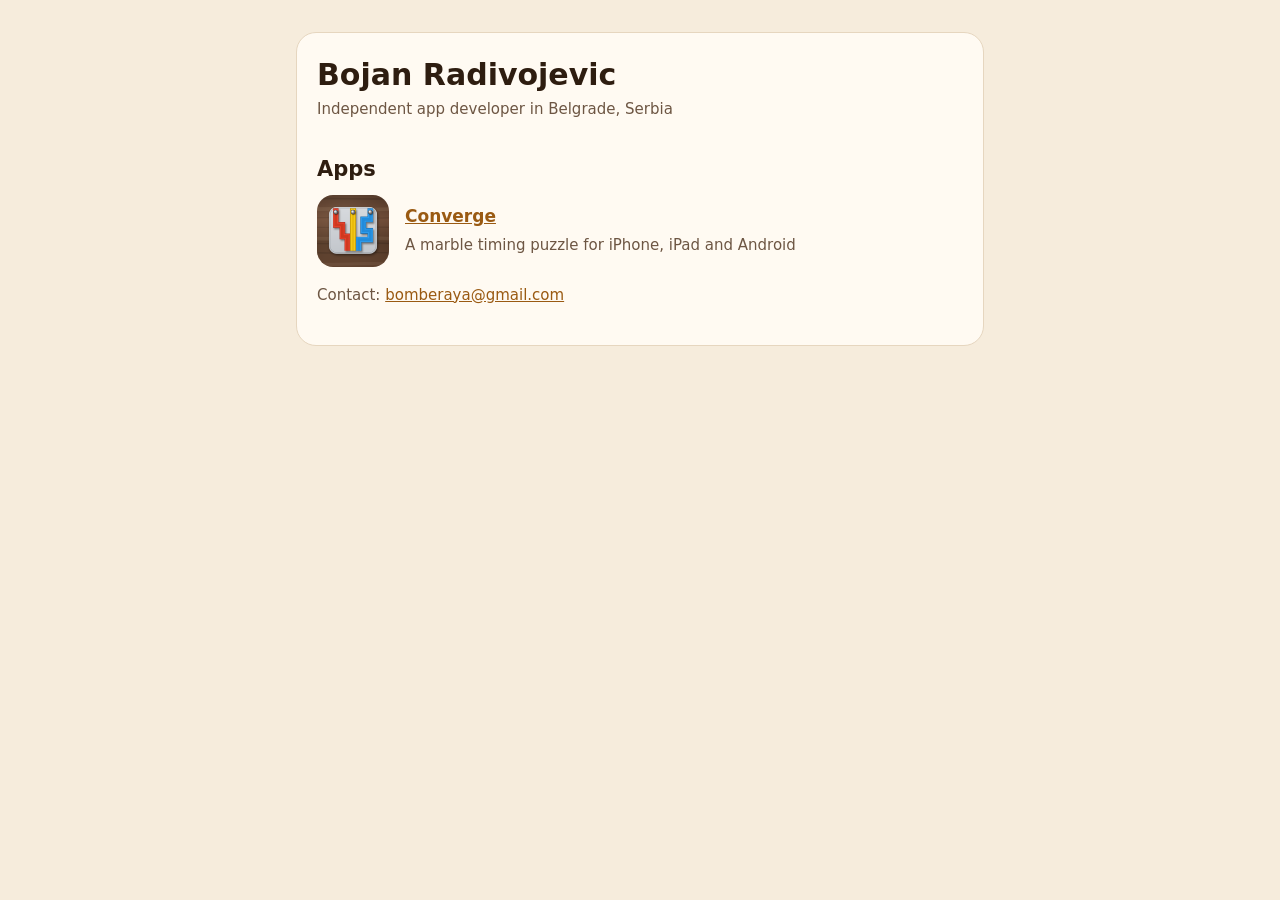
<file: index.html>
<!doctype html>
<html lang="en">
<head>
<meta charset="utf-8">
<meta name="viewport" content="width=device-width, initial-scale=1">
<title>Bojan Radivojevic</title>
<meta name="description" content="Apps by Bojan Radivojevic.">
<link rel="stylesheet" href="site.css">
</head>
<body>
<main>
<div class="card">
<h1>Bojan Radivojevic</h1>
<p class="muted">Independent app developer in Belgrade, Serbia</p>
<h2>Apps</h2>
<div class="app">
<img src="converge/icon.png" alt="">
<div><a href="converge/"><strong>Converge</strong></a><br><span class="muted">A marble timing puzzle for iPhone, iPad and Android</span></div>
</div>
<p class="muted">Contact: <a href="mailto:bomberaya@gmail.com">bomberaya@gmail.com</a></p>
</div>
</main>
</body>
</html>
</file>
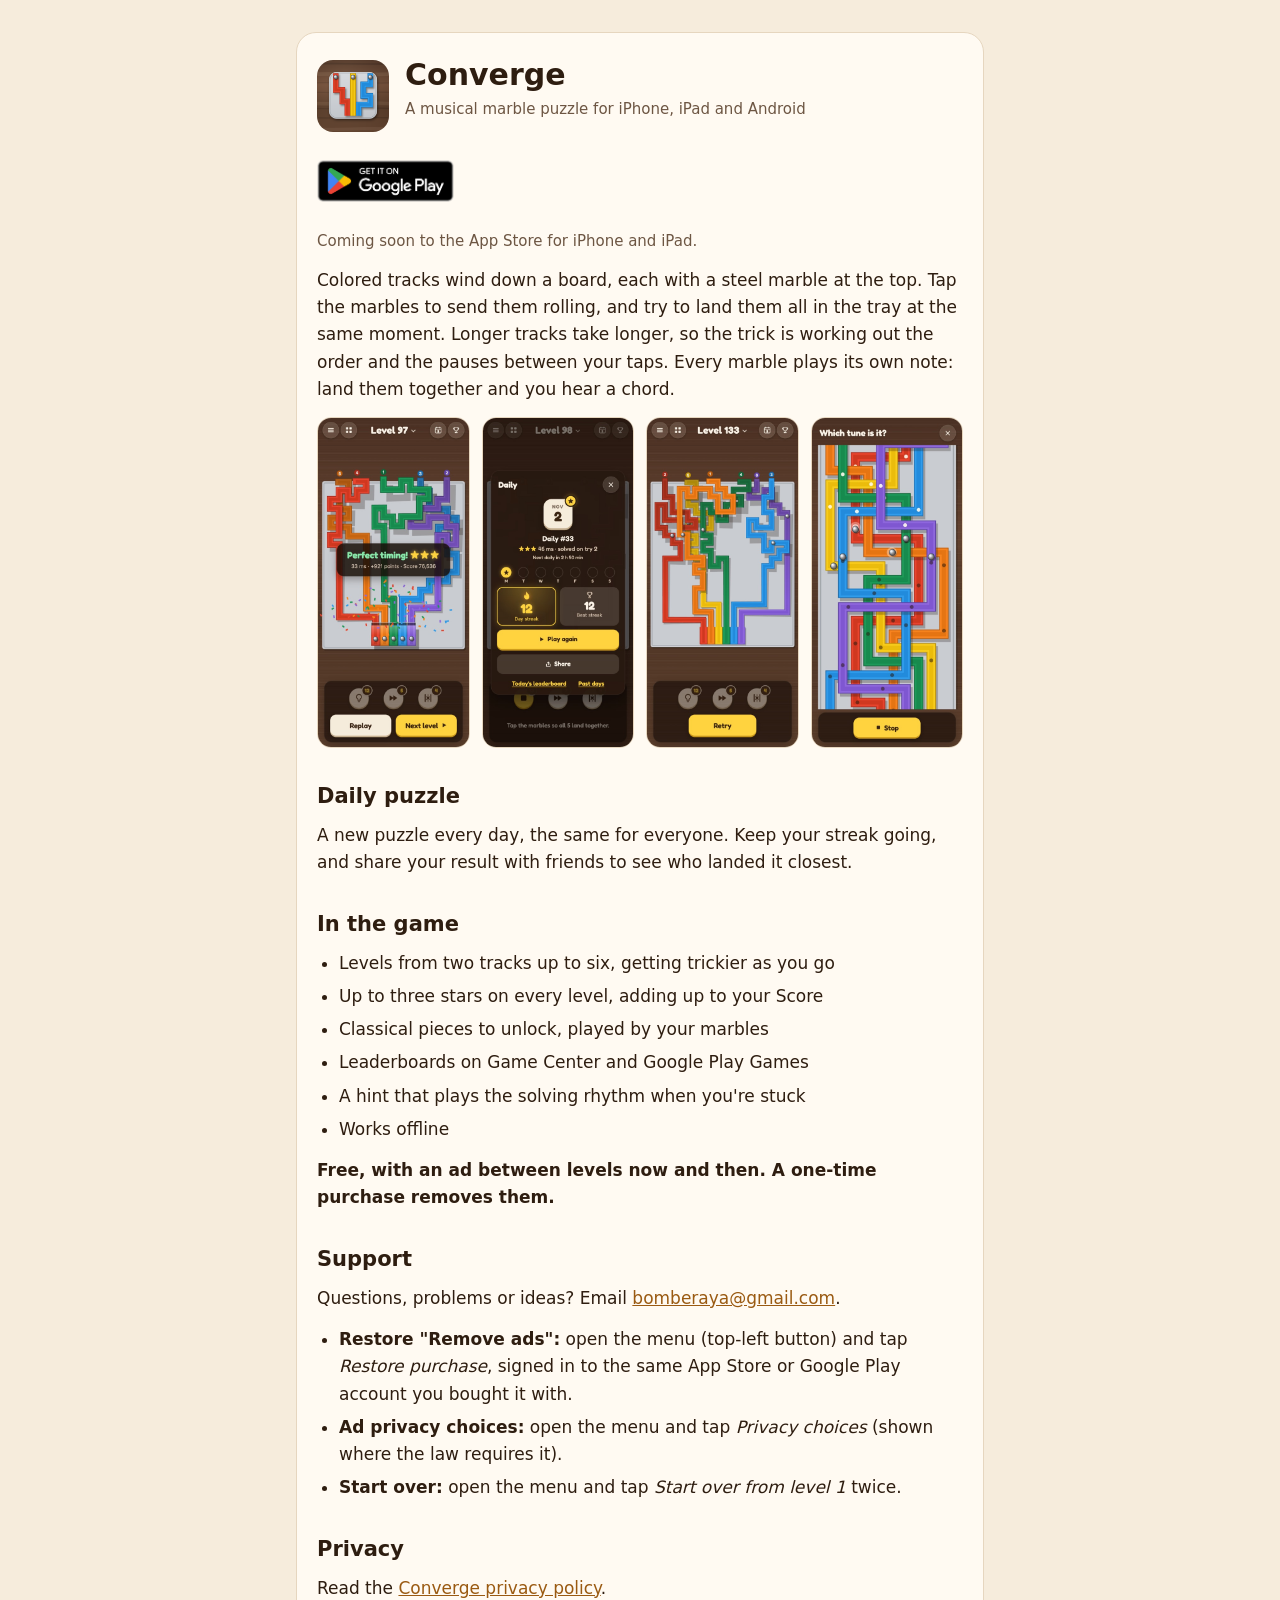
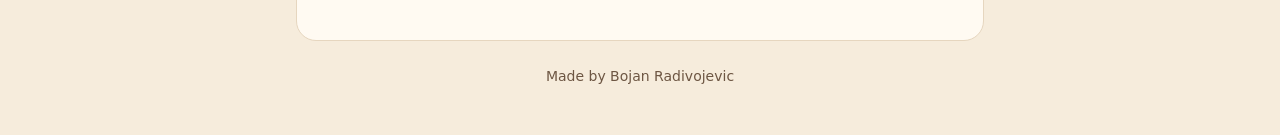
<file: converge/index.html>
<!doctype html>
<html lang="en">
<head>
<meta charset="utf-8">
<meta name="viewport" content="width=device-width, initial-scale=1">
<title>Converge</title>
<meta name="description" content="Converge: a marble timing puzzle with a daily puzzle. Tap the marbles so they all land together.">
<meta property="og:type" content="website">
<meta property="og:url" content="https://bomberaya.github.io/converge/">
<meta property="og:title" content="Converge: Marble Puzzle">
<meta property="og:description" content="A musical timing puzzle: tap the marbles so they all land together.">
<meta property="og:image" content="https://bomberaya.github.io/converge/share.jpg">
<meta property="og:image:width" content="1024">
<meta property="og:image:height" content="500">
<meta name="twitter:card" content="summary_large_image">
<link rel="icon" href="icon.png">
<link rel="apple-touch-icon" href="icon.png">
<link rel="stylesheet" href="../site.css">
<style>
  /* Screenshots: a row that scrolls sideways on phones, all four side by side on wider screens. */
  .shots {
    display: flex; gap: 12px; margin: 4px -20px 22px; padding: 0 20px 6px;
    overflow-x: auto; scroll-snap-type: x mandatory; scrollbar-width: none;
  }
  .shots::-webkit-scrollbar { display: none; }
  .shots img {
    flex: none; width: 44%; height: auto; aspect-ratio: 480 / 1043; scroll-snap-align: start;
    border-radius: 14px; border: 1px solid var(--line); background: #4b3123;
  }
  @media (min-width: 640px) {
    .shots { overflow: visible; margin: 4px 0 22px; padding: 0; }
    .shots img { flex: 1 1 0; width: auto; min-width: 0; }
  }
  .price { font-weight: 600; }
</style>
</head>
<body>
<main>
<div class="card">
<div class="app">
<img src="icon.png" alt="">
<div>
<h1>Converge</h1>
<p class="muted">A musical marble puzzle for iPhone, iPad and Android</p>
</div>
</div>

<p class="stores">
<a href="https://play.google.com/store/apps/details?id=com.bomberaya.converge"><img class="badge-play" src="google-play-badge.png" alt="Get it on Google Play"></a>
</p>
<p class="muted">Coming soon to the App Store for iPhone and iPad.</p>

<p>Colored tracks wind down a board, each with a steel marble at the top. Tap the marbles to send them rolling, and try to land them all in the tray at the same moment. Longer tracks take longer, so the trick is working out the order and the pauses between your taps. Every marble plays its own note: land them together and you hear a chord.</p>

<div class="shots">
<img src="shots/4-win.jpg" alt="A perfect landing on five tracks, with three stars" width="480" height="1043">
<img src="shots/8-daily.jpg" alt="The Daily card with today's result and the streak" width="480" height="1043" loading="lazy">
<img src="shots/5-six-tracks.jpg" alt="Marbles rolling down six winding tracks" width="480" height="1043" loading="lazy">
<img src="shots/7-song.jpg" alt="A song level: which tune is it?" width="480" height="1043" loading="lazy">
</div>

<h2>Daily puzzle</h2>
<p>A new puzzle every day, the same for everyone. Keep your streak going, and share your result with friends to see who landed it closest.</p>

<h2>In the game</h2>
<ul>
<li>Levels from two tracks up to six, getting trickier as you go</li>
<li>Up to three stars on every level, adding up to your Score</li>
<li>Classical pieces to unlock, played by your marbles</li>
<li>Leaderboards on Game Center and Google Play Games</li>
<li>A hint that plays the solving rhythm when you're stuck</li>
<li>Works offline</li>
</ul>
<p class="price">Free, with an ad between levels now and then. A one-time purchase removes them.</p>

<h2>Support</h2>
<p>Questions, problems or ideas? Email <a href="mailto:bomberaya@gmail.com">bomberaya@gmail.com</a>.</p>
<ul>
<li><strong>Restore "Remove ads":</strong> open the menu (top-left button) and tap <em>Restore purchase</em>, signed in to the same App Store or Google Play account you bought it with.</li>
<li><strong>Ad privacy choices:</strong> open the menu and tap <em>Privacy choices</em> (shown where the law requires it).</li>
<li><strong>Start over:</strong> open the menu and tap <em>Start over from level 1</em> twice.</li>
</ul>

<h2>Privacy</h2>
<p>Read the <a href="privacy/">Converge privacy policy</a>.</p>
</div>
<footer>Made by Bojan Radivojevic</footer>
</main>
</body>
</html>
</file>
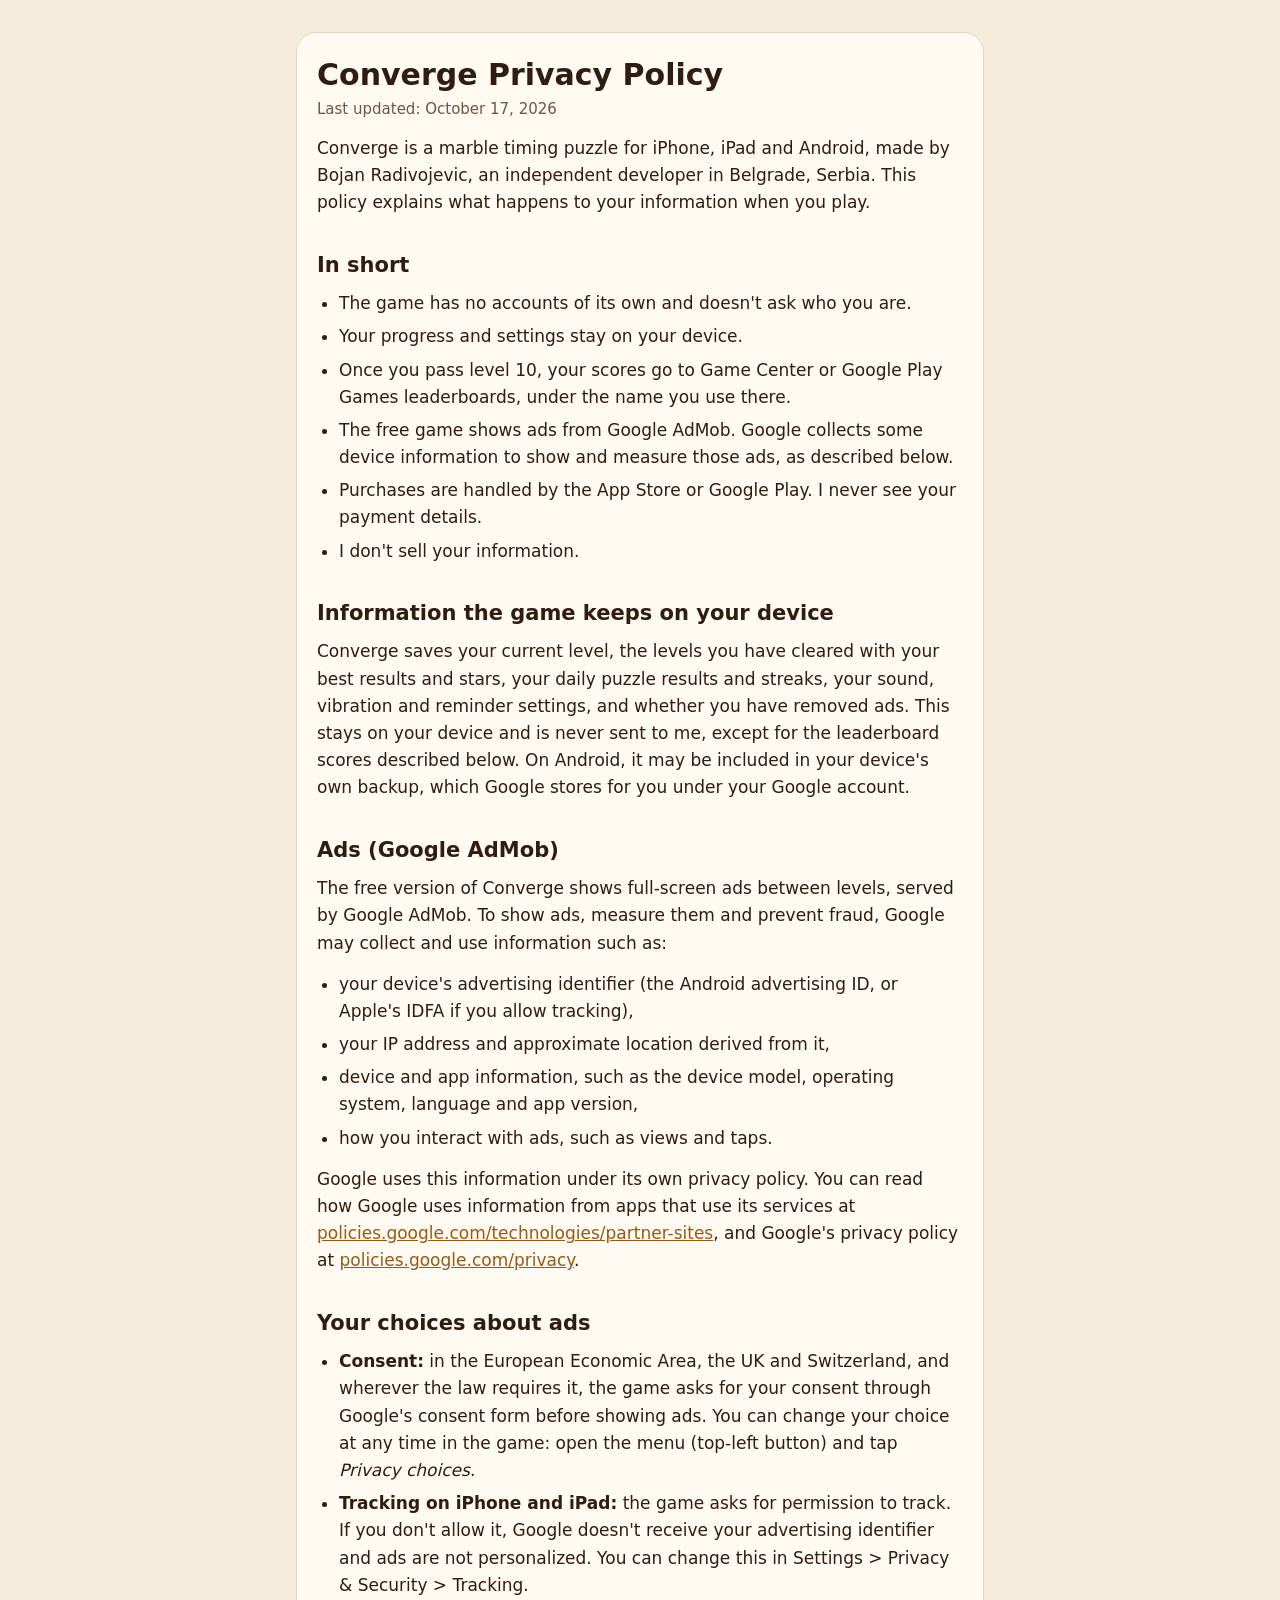
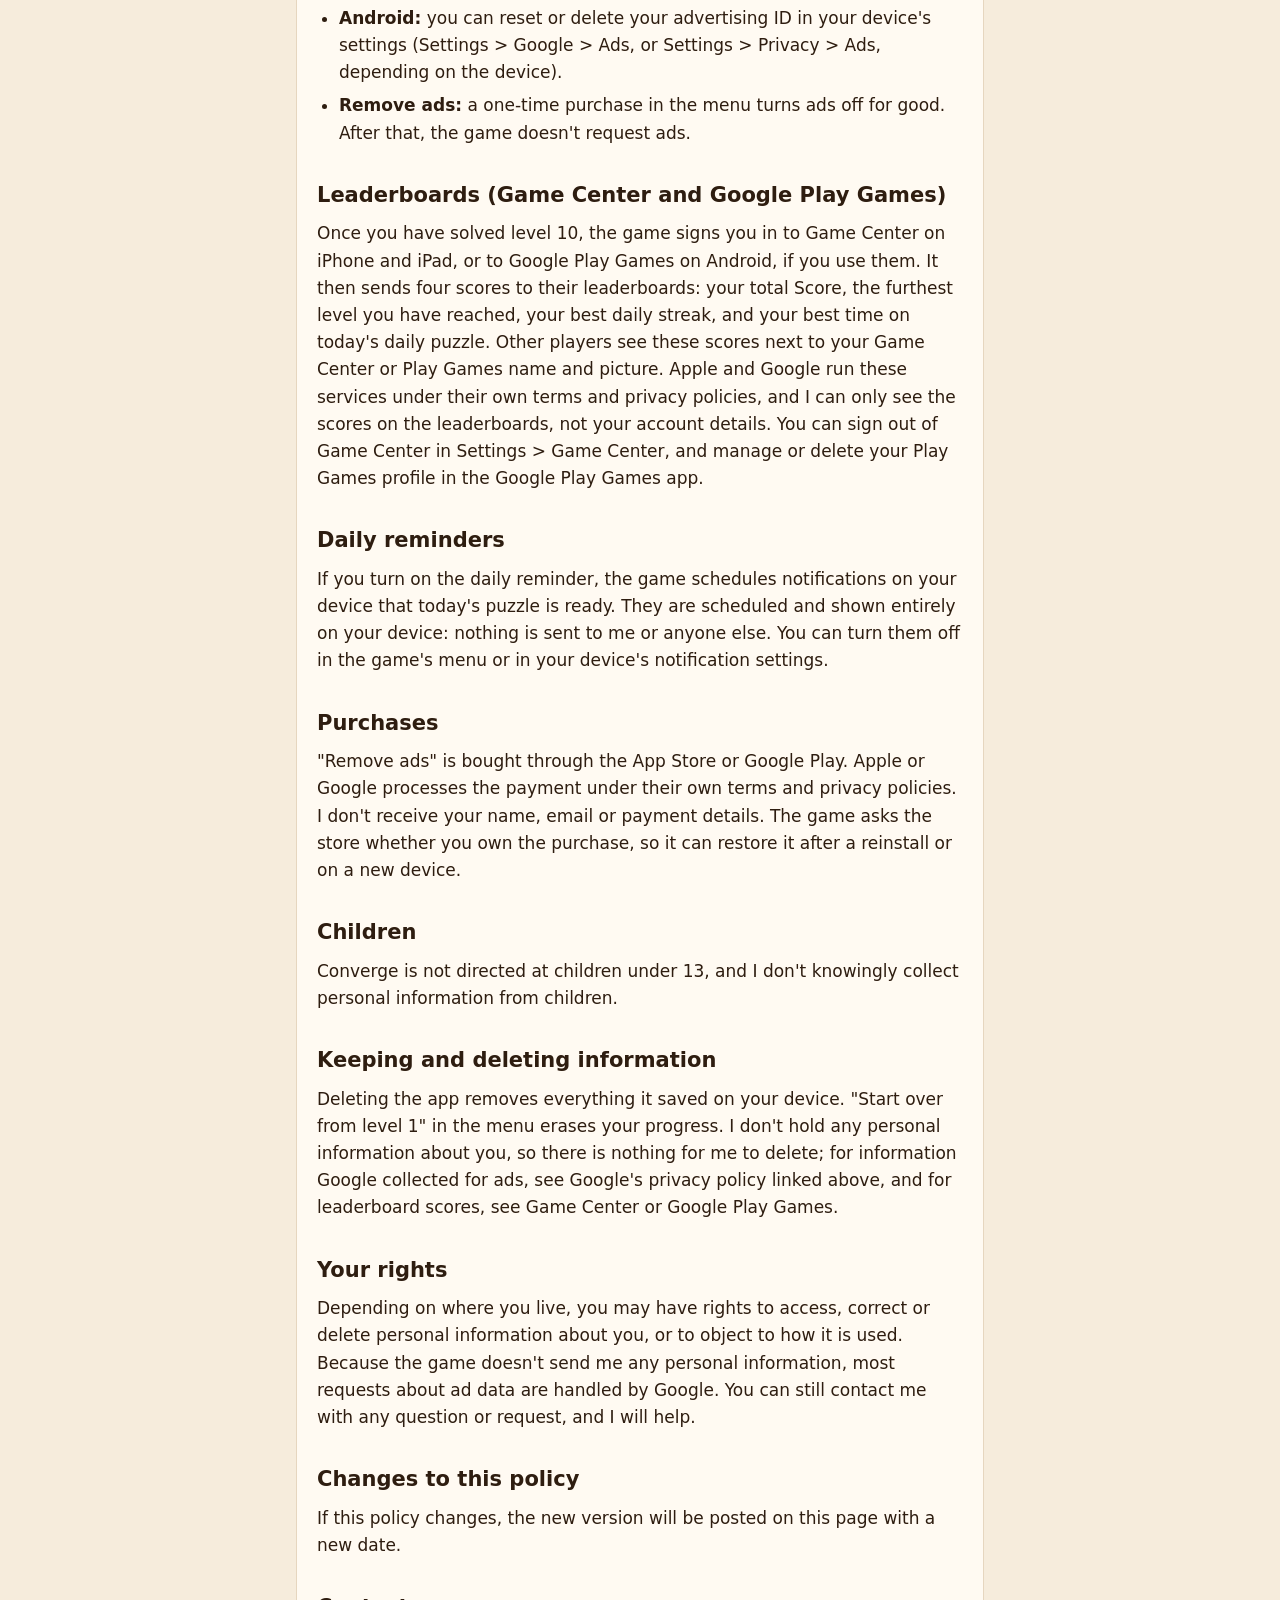
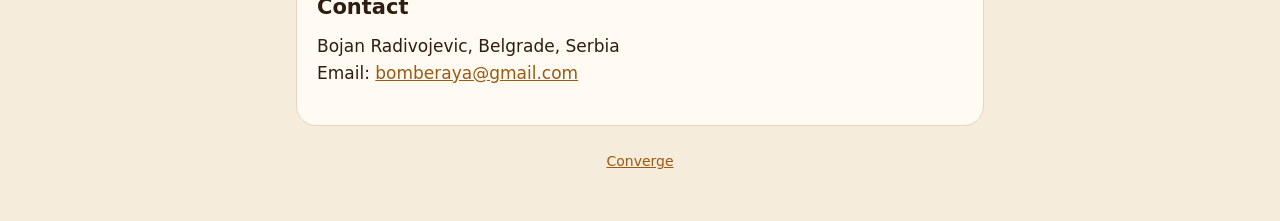
<file: converge/privacy/index.html>
<!doctype html>
<html lang="en">
<head>
<meta charset="utf-8">
<meta name="viewport" content="width=device-width, initial-scale=1">
<title>Converge Privacy Policy</title>
<meta name="description" content="Privacy policy for Converge, a marble timing puzzle for iOS and Android.">
<link rel="stylesheet" href="../../site.css">
</head>
<body>
<main>
<div class="card">
<h1>Converge Privacy Policy</h1>
<p class="muted">Last updated: October 17, 2026</p>

<p>Converge is a marble timing puzzle for iPhone, iPad and Android, made by Bojan Radivojevic, an independent developer in Belgrade, Serbia. This policy explains what happens to your information when you play.</p>

<h2>In short</h2>
<ul>
<li>The game has no accounts of its own and doesn't ask who you are.</li>
<li>Your progress and settings stay on your device.</li>
<li>Once you pass level 10, your scores go to Game Center or Google Play Games leaderboards, under the name you use there.</li>
<li>The free game shows ads from Google AdMob. Google collects some device information to show and measure those ads, as described below.</li>
<li>Purchases are handled by the App Store or Google Play. I never see your payment details.</li>
<li>I don't sell your information.</li>
</ul>

<h2>Information the game keeps on your device</h2>
<p>Converge saves your current level, the levels you have cleared with your best results and stars, your daily puzzle results and streaks, your sound, vibration and reminder settings, and whether you have removed ads. This stays on your device and is never sent to me, except for the leaderboard scores described below. On Android, it may be included in your device's own backup, which Google stores for you under your Google account.</p>

<h2>Ads (Google AdMob)</h2>
<p>The free version of Converge shows full-screen ads between levels, served by Google AdMob. To show ads, measure them and prevent fraud, Google may collect and use information such as:</p>
<ul>
<li>your device's advertising identifier (the Android advertising ID, or Apple's IDFA if you allow tracking),</li>
<li>your IP address and approximate location derived from it,</li>
<li>device and app information, such as the device model, operating system, language and app version,</li>
<li>how you interact with ads, such as views and taps.</li>
</ul>
<p>Google uses this information under its own privacy policy. You can read how Google uses information from apps that use its services at <a href="https://policies.google.com/technologies/partner-sites">policies.google.com/technologies/partner-sites</a>, and Google's privacy policy at <a href="https://policies.google.com/privacy">policies.google.com/privacy</a>.</p>

<h2>Your choices about ads</h2>
<ul>
<li><strong>Consent:</strong> in the European Economic Area, the UK and Switzerland, and wherever the law requires it, the game asks for your consent through Google's consent form before showing ads. You can change your choice at any time in the game: open the menu (top-left button) and tap <em>Privacy choices</em>.</li>
<li><strong>Tracking on iPhone and iPad:</strong> the game asks for permission to track. If you don't allow it, Google doesn't receive your advertising identifier and ads are not personalized. You can change this in Settings &gt; Privacy &amp; Security &gt; Tracking.</li>
<li><strong>Android:</strong> you can reset or delete your advertising ID in your device's settings (Settings &gt; Google &gt; Ads, or Settings &gt; Privacy &gt; Ads, depending on the device).</li>
<li><strong>Remove ads:</strong> a one-time purchase in the menu turns ads off for good. After that, the game doesn't request ads.</li>
</ul>

<h2>Leaderboards (Game Center and Google Play Games)</h2>
<p>Once you have solved level 10, the game signs you in to Game Center on iPhone and iPad, or to Google Play Games on Android, if you use them. It then sends four scores to their leaderboards: your total Score, the furthest level you have reached, your best daily streak, and your best time on today's daily puzzle. Other players see these scores next to your Game Center or Play Games name and picture. Apple and Google run these services under their own terms and privacy policies, and I can only see the scores on the leaderboards, not your account details. You can sign out of Game Center in Settings &gt; Game Center, and manage or delete your Play Games profile in the Google Play Games app.</p>

<h2>Daily reminders</h2>
<p>If you turn on the daily reminder, the game schedules notifications on your device that today's puzzle is ready. They are scheduled and shown entirely on your device: nothing is sent to me or anyone else. You can turn them off in the game's menu or in your device's notification settings.</p>

<h2>Purchases</h2>
<p>"Remove ads" is bought through the App Store or Google Play. Apple or Google processes the payment under their own terms and privacy policies. I don't receive your name, email or payment details. The game asks the store whether you own the purchase, so it can restore it after a reinstall or on a new device.</p>

<h2>Children</h2>
<p>Converge is not directed at children under 13, and I don't knowingly collect personal information from children.</p>

<h2>Keeping and deleting information</h2>
<p>Deleting the app removes everything it saved on your device. "Start over from level 1" in the menu erases your progress. I don't hold any personal information about you, so there is nothing for me to delete; for information Google collected for ads, see Google's privacy policy linked above, and for leaderboard scores, see Game Center or Google Play Games.</p>

<h2>Your rights</h2>
<p>Depending on where you live, you may have rights to access, correct or delete personal information about you, or to object to how it is used. Because the game doesn't send me any personal information, most requests about ad data are handled by Google. You can still contact me with any question or request, and I will help.</p>

<h2>Changes to this policy</h2>
<p>If this policy changes, the new version will be posted on this page with a new date.</p>

<h2>Contact</h2>
<p>Bojan Radivojevic, Belgrade, Serbia<br>
Email: <a href="mailto:bomberaya@gmail.com">bomberaya@gmail.com</a></p>
</div>
<footer><a href="../">Converge</a></footer>
</main>
</body>
</html>
</file>
<file: site.css>
/* Shared look for the app pages: warm wood, cream text card, easy to read on a phone. */
:root {
  color-scheme: light dark;
  --bg: #f6ecdc;
  --card: #fffaf2;
  --text: #2e1d10;
  --muted: #6d5643;
  --line: #e6d6bf;
  --link: #9a5a12;
  --font: system-ui, -apple-system, "Segoe UI", Roboto, sans-serif;
}
@media (prefers-color-scheme: dark) {
  :root {
    --bg: #2b1a10;
    --card: #3a2618;
    --text: #fbf3e8;
    --muted: #d8c5b0;
    --line: #4d3424;
    --link: #ffd23f;
  }
}
* { box-sizing: border-box; }
body {
  margin: 0; background: var(--bg); color: var(--text);
  font: 17px/1.6 var(--font);
}
main {
  max-width: 720px; margin: 0 auto; padding: 32px 16px 48px;
}
.card {
  background: var(--card); border: 1px solid var(--line); border-radius: 20px;
  padding: 24px 20px;
}
h1 { font-size: 30px; line-height: 1.2; margin: 0 0 4px; }
h2 { font-size: 21px; margin: 32px 0 8px; }
p, ul { margin: 0 0 14px; }
ul { padding-left: 22px; }
li { margin-bottom: 6px; }
a { color: var(--link); }
.muted { color: var(--muted); font-size: 15px; }
.app { display: flex; gap: 16px; align-items: center; margin-bottom: 16px; }
.app img { width: 72px; height: 72px; border-radius: 16px; flex: none; }
/* Official store badges. Google's image has padding built in, so it is drawn
   taller to match the visible height of Apple's 40px badge. */
.stores { display: flex; flex-wrap: wrap; align-items: center; gap: 4px 12px; margin: 0 0 18px; }
.stores a { display: block; line-height: 0; }
.badge-play { height: 60px; margin: 0 -9px; }
.badge-apple { height: 40px; }
footer { margin-top: 24px; text-align: center; color: var(--muted); font-size: 14px; }
</file>
